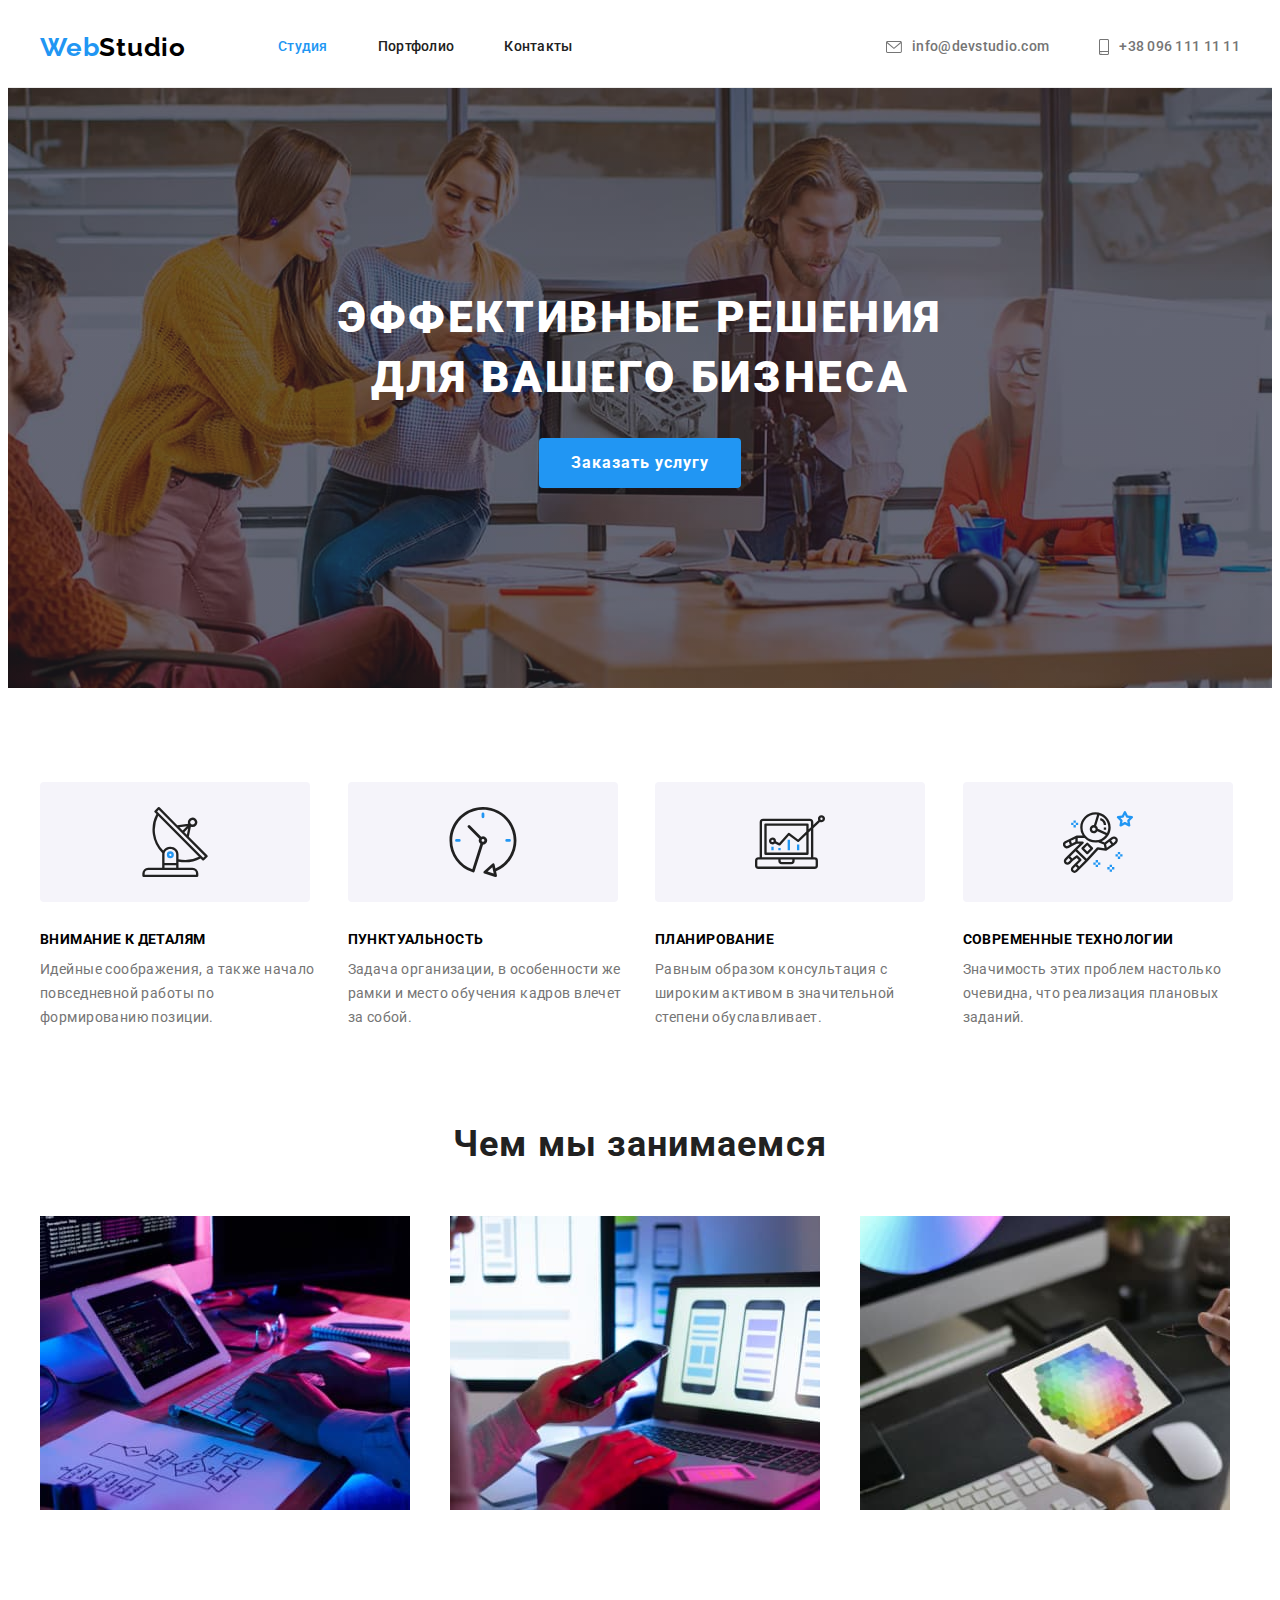
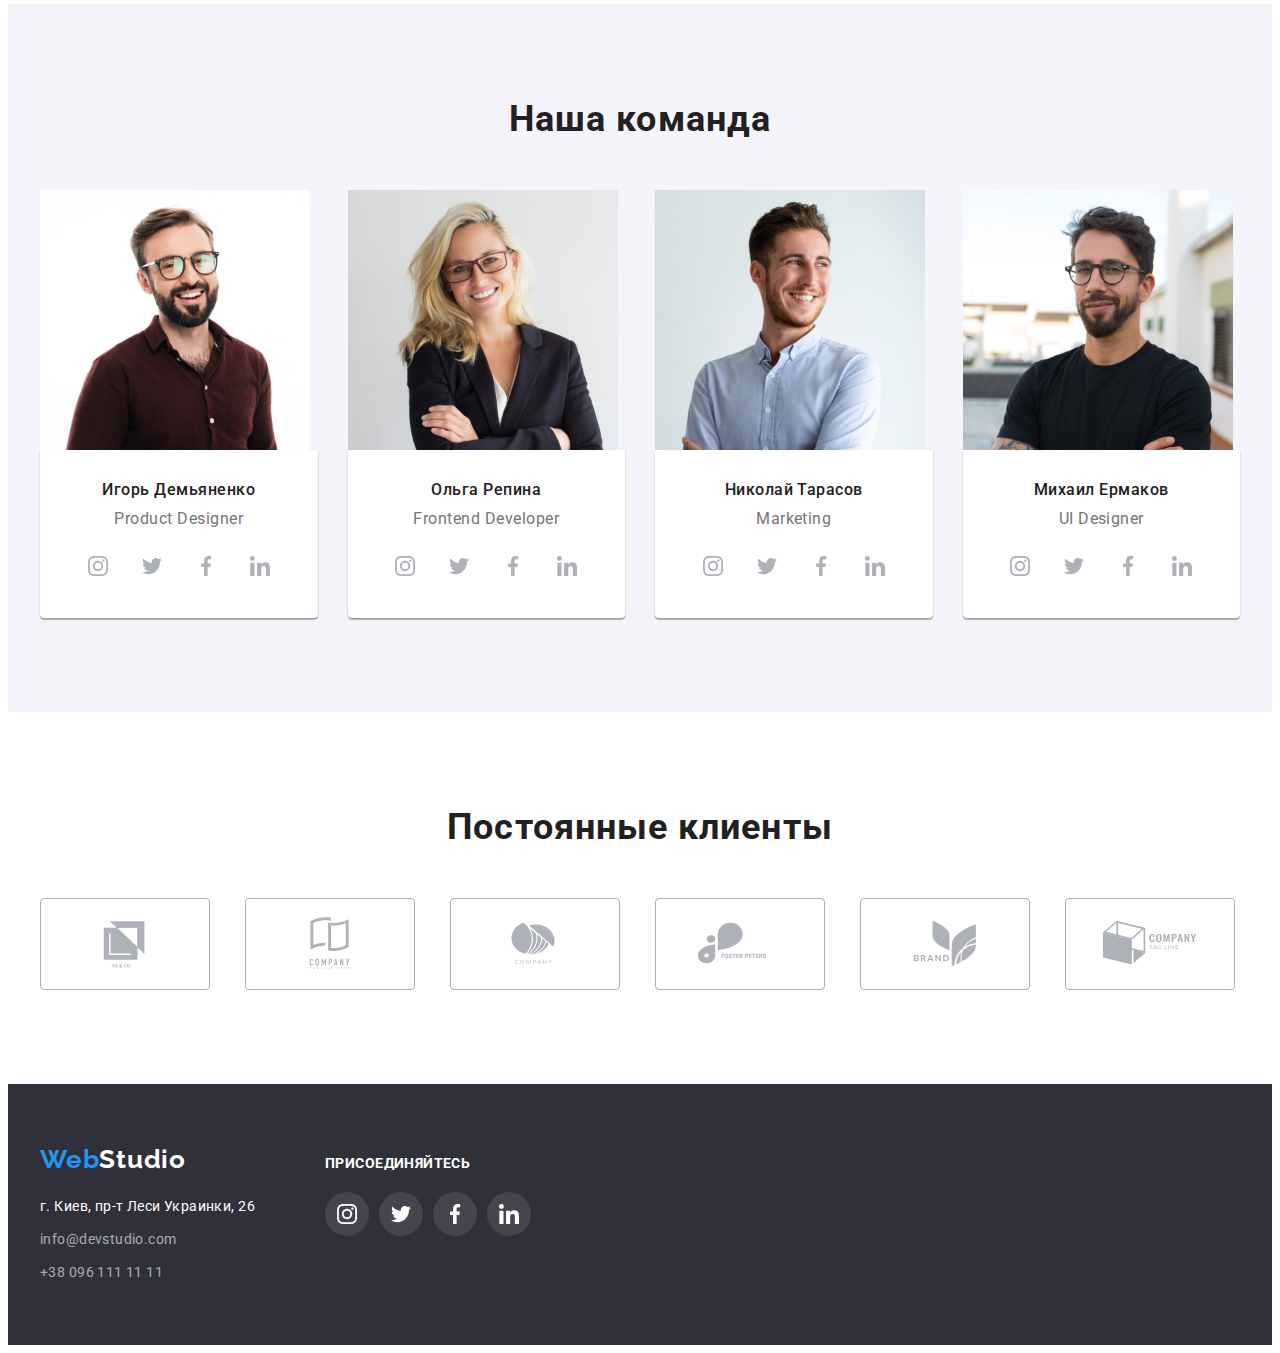
<file: index.html>
<!DOCTYPE html>
<html lang="ru">

<head>
  <meta charset="UTF-8" />
  <meta http-equiv="X-UA-Compatible" content="IE=edge" />
  <meta name="viewport" content="width=device-width, initial-scale=1.0" />
  <title>WebStudio</title>
  <link href="https://fonts.googleapis.com/css2?family=Raleway:wght@700&family=Roboto:wght@400;500;700;900&display=swap"
    rel="stylesheet" />
  <link rel="stylesheet" href="https://cdnjs.cloudflare.com/ajax/libs/modern-normalize/1.1.0/modern-normalize.min.css"
    integrity="sha512-wpPYUAdjBVSE4KJnH1VR1HeZfpl1ub8YT/NKx4PuQ5NmX2tKuGu6U/JRp5y+Y8XG2tV+wKQpNHVUX03MfMFn9Q=="
    crossorigin="anonymous" referrerpolicy="no-referrer" />
  <link rel="stylesheet" href="./css/styles.css" />
</head>

<body>
  <header class="head">
    <div class="container header-container">
      <nav class="nav">
        <a class="link logo" href="./index.html">
          <p lang="en"><span class="first-word">Web</span>Studio</p>
        </a>
        <ul class="list-nav">
          <li class="list-item"><a class="link current" href="./index.html">Cтудия</a></li>
          <li class="list-item"><a class="link" href="./portfolio.html">Портфолио</a></li>
          <li class="list-item"><a class="link" href="">Контакты</a></li>
        </ul>
      </nav>
      <div class="contacts">
        <a class="link contacts-head" href="mailto:info@devstudio.com">
          <svg class="envelope" width="16" height="12">
            <use href="./images/icons.svg#envelope"></use>
          </svg>
          info@devstudio.com
        </a>
        <a class="link contacts-head" href="tel:+380961111111">
          <svg class="smartphone" width="10" height="16">
            <use href="./images/icons.svg#smartphone"></use>
          </svg>
          +38 096 111 11 11
        </a>
      </div>
    </div>
  </header>

  <main>
    <section class="hero">
      <div class="container">
        <h1 class="hero-title">
          Эффективные решения <span class="indent">для вашего бизнеса</span>
        </h1>
        <button class="hero-btn" type="button">Заказать услугу</button>
      </div>
    </section>

    <section class="section">
      <div class="container">
        <h2 class="hidden">Наши преимущества</h2>
        <ul class="list">
          <li class="list-item item-flex">
            <div class="icon-principles">
              <svg class="" width="70" height="70">
                <use href="./images/icons.svg#icon-antenna"></use>
              </svg>
            </div>
            <h3 class="principles-title">Внимание к деталям</h3>
            <p class="principles-text">
              Идейные соображения, а также начало повседневной работы по формированию позиции.
            </p>
          </li>
          <li class="list-item item-flex">
            <div class="icon-principles">
              <svg class="" width="70" height="70">
                <use href="./images/icons.svg#icon-clock"></use>
              </svg>
            </div>
            <h3 class="principles-title">Пунктуальность</h3>
            <p class="principles-text">
              Задача организации, в особенности же рамки и место обучения кадров влечет за собой.
            </p>
          </li>
          <li class="list-item item-flex">
            <div class="icon-principles">
              <svg class="" width="70" height="70">
                <use href="./images/icons.svg#icon-diagram"></use>
              </svg>
            </div>
            <h3 class="principles-title">Планирование</h3>
            <p class="principles-text">
              Равным образом консультация с широким активом в значительной степени обуславливает.
            </p>
          </li>
          <li class="list-item item-flex">
            <div class="icon-principles">
              <svg class="" width="70" height="70">
                <use href="./images/icons.svg#icon-astronaut"></use>
              </svg>
            </div>
            <h3 class="principles-title">Современные технологии</h3>
            <p class="principles-text">
              Значимость этих проблем настолько очевидна, что реализация плановых заданий.
            </p>
          </li>
        </ul>
      </div>
    </section>

    <section class="subject section">
      <div class="container">
        <h2 class="subject-title">Чем мы занимаемся</h2>
        <ul class="list">
          <li class="list-item card-work">
            <img src="./images/box-1.jpg" width="370" alt="руки человека на клавиатуре компьютера" />
          </li>
          <li class="list-item card-work">
            <img src="./images/box-2.jpg" width="370" alt="человек за компьютером, держащий в руке телефон" />
          </li>
          <li class="list-item card-work">
            <img src="./images/box-3.jpg" width="370" alt="человек, рисующий на планшете" />
          </li>
        </ul>
      </div>
    </section>

    <section class="team section">
      <div class="container">
        <h2 class="team-title">Наша команда</h2>
        <ul class="list">
          <li class="list-item card-team">
            <img src="./images/img-1.jpg" width="270" alt="Фото Игоря Демьяненко" />
            <div class="team-container">
              <h3 class="team-name">Игорь Демьяненко</h3>
              <p class="team-position" lang="en">Product Designer</p>
              <ul class="list-social">
                <li class="list-item icon-item-social">
                  <a class="link link-icon" href="">
                    <svg class="social-icon" width="20" height="20">
                      <use href="./images/icons.svg#icon-instagram"></use>
                    </svg>
                  </a>
                </li>
                <li class="list-item icon-item-social">
                  <a class="link link-icon" href="">
                    <svg class="social-icon" width="20" height="20">
                      <use href="./images/icons.svg#icon-twitter"></use>
                    </svg>
                  </a>
                </li>
                <li class="list-item icon-item-social">
                  <a class="link link-icon" href="">
                    <svg class="social-icon" width="20" height="20">
                      <use href="./images/icons.svg#icon-facebook"></use>
                    </svg>
                  </a>
                </li>
                <li class="list-item icon-item-social">
                  <a class="link link-icon" href="">
                    <svg class="social-icon" width="20" height="20">
                      <use href="./images/icons.svg#icon-linkedin"></use>
                    </svg>
                  </a>
                </li>
              </ul>
            </div>
          </li>
          <li class="list-item card-team">
            <img src="./images/img-2.jpg" width="270" alt="Фото Ольги Репиной" />
            <div class="team-container">
              <h3 class="team-name">Ольга Репина</h3>
              <p class="team-position" lang="en">Frontend Developer</p>
              <ul class="list-social">
                <li class="list-item icon-item-social">
                  <a class="link link-icon" href="">
                    <svg class="social-icon" width="20" height="20">
                      <use href="./images/icons.svg#icon-instagram"></use>
                    </svg>
                  </a>
                </li>
                <li class="list-item icon-item-social">
                  <a class="link link-icon" href="">
                    <svg class="social-icon" width="20" height="20">
                      <use href="./images/icons.svg#icon-twitter"></use>
                    </svg>
                  </a>
                </li>
                <li class="list-item icon-item-social">
                  <a class="link link-icon" href="">
                    <svg class="social-icon" width="20" height="20">
                      <use href="./images/icons.svg#icon-facebook"></use>
                    </svg>
                  </a>
                </li>
                <li class="list-item icon-item-social">
                  <a class="link link-icon" href="">
                    <svg class="social-icon" width="20" height="20">
                      <use href="./images/icons.svg#icon-linkedin"></use>
                    </svg>
                  </a>
                </li>
              </ul>
            </div>
          </li>
          <li class="list-item card-team">
            <img src="./images/img-3.jpg" width="270" alt="Фото Николая Тарасова" />
            <div class="team-container">
              <h3 class="team-name">Николай Тарасов</h3>
              <p class="team-position" lang="en">Marketing</p>
              <ul class="list-social">
                <li class="list-item icon-item-social">
                  <a class="link link-icon" href="">
                    <svg class="social-icon" width="20" height="20">
                      <use href="./images/icons.svg#icon-instagram"></use>
                    </svg>
                  </a>
                </li>
                <li class="list-item icon-item-social">
                  <a class="link link-icon" href="">
                    <svg class="social-icon" width="20" height="20">
                      <use href="./images/icons.svg#icon-twitter"></use>
                    </svg>
                  </a>
                </li>
                <li class="list-item icon-item-social">
                  <a class="link link-icon" href="">
                    <svg class="social-icon" width="20" height="20">
                      <use href="./images/icons.svg#icon-facebook"></use>
                    </svg>
                  </a>
                </li>
                <li class="list-item icon-item-social">
                  <a class="link link-icon" href="">
                    <svg class="social-icon" width="20" height="20">
                      <use href="./images/icons.svg#icon-linkedin"></use>
                    </svg>
                  </a>
                </li>
              </ul>
            </div>
          </li>
          <li class="list-item card-team">
            <img src="./images/img-4.jpg" width="270" alt="Фото Михаила Ермакова" />
            <div class="team-container">
              <h3 class="team-name">Михаил Ермаков</h3>
              <p class="team-position" lang="en">UI Designer</p>
              <ul class="list-social">
                <li class="list-item icon-item-social">
                  <a class="link link-icon" href="">
                    <svg class="social-icon" width="20" height="20">
                      <use href="./images/icons.svg#icon-instagram"></use>
                    </svg>
                  </a>
                </li>
                <li class="list-item icon-item-social">
                  <a class="link link-icon" href="">
                    <svg class="social-icon" width="20" height="20">
                      <use href="./images/icons.svg#icon-twitter"></use>
                    </svg>
                  </a>
                </li>
                <li class="list-item icon-item-social">
                  <a class="link link-icon" href="">
                    <svg class="social-icon" width="20" height="20">
                      <use href="./images/icons.svg#icon-facebook"></use>
                    </svg>
                  </a>
                </li>
                <li class="list-item icon-item-social">
                  <a class="link link-icon" href="">
                    <svg class="social-icon" width="20" height="20">
                      <use href="./images/icons.svg#icon-linkedin"></use>
                    </svg>
                  </a>
                </li>
              </ul>
            </div>
          </li>
        </ul>
      </div>
    </section>
    <section class="clients section">
      <div class="container">
        <h2 class="team-title">Постоянные клиенты</h2>
        <ul class="list">
          <li class="icon-clients list-item">
            <a href="" class="link client">
              <svg class="icon-item" width="106" height="60">
                <use href="./images/icons.svg#icon-client1"></use>
              </svg>
            </a>
          </li>
          <li class="icon-clients list-item">
            <a href="" class="link client">
              <svg class="icon-item" width="106" height="60">
                <use href="./images/icons.svg#icon-client2"></use>
              </svg>
            </a>
          </li>

          <li class="icon-clients list-item">
            <a href="" class="link client">
              <svg class="icon-item" width="106" height="60">
                <use href="./images/icons.svg#icon-client3"></use>
              </svg>
            </a>
          </li>
          <li class="icon-clients list-item">
            <a href="" class="link client">
              <svg class="icon-item" width="106" height="60">
                <use href="./images/icons.svg#icon-client4"></use>
              </svg>
            </a>
          </li>
          <li class="icon-clients list-item">
            <a href="" class="link client">
              <svg class="icon-item" width="106" height="60">
                <use href="./images/icons.svg#icon-client5"></use>
              </svg>
            </a>
          </li>
          <li class="icon-clients list-item">
            <a href="" class="link client">
              <svg class="icon-item" width="106" height="60">
                <use href="./images/icons.svg#icon-client6"></use>
              </svg>
            </a>
          </li>
        </ul>
      </div>
    </section>
  </main>
  <footer class="footer">
    <div class="container items-footer">
      <div class="logo-adress">
        <a class="link logo logo-footer" href="./index.html">
          <p lang="en"><span class="first-word">Web</span>Studio</p>
        </a>
        <address class="address-container">
          <ul class="address-text">
            <li class="list-item map">
              <a class="link-contacts link" href="">г. Киев, пр-т Леси Украинки, 26 </a>
            </li>
            <li class="list-item mail">
              <a class="link contacts-footer" href="mailto:info@devstudio.com">info@devstudio.com</a>
            </li>
            <li class="list-item">
              <a class="link contacts-footer" href="tel:+380961111111">+38 096 111 11 11</a>
            </li>
          </ul>
        </address>
      </div>
      <div class="links-footer">
        <p class="text-footer">Присоединяйтесь</p>
        <ul class="list-social-footer">
          <li class="list-item icon-item-social">
            <a class="link link-icon-footer" href="">
              <svg class="social-icon-footer" width="20" height="20">
                <use href="./images/icons.svg#icon-instagram"></use>
              </svg>
            </a>
          </li>
          <li class="list-item icon-item-social">
            <a class="link link-icon-footer" href="">
              <svg class="social-icon-footer" width="20" height="20">
                <use href="./images/icons.svg#icon-twitter"></use>
              </svg>
            </a>
          </li>
          <li class="list-item icon-item-social">
            <a class="link link-icon-footer" href="">
              <svg class="social-icon-footer" width="20" height="20">
                <use href="./images/icons.svg#icon-facebook"></use>
              </svg>
            </a>
          </li>
          <li class="list-item icon-item-social">
            <a class="link link-icon-footer" href="">
              <svg class="social-icon-footer" width="20" height="20">
                <use href="./images/icons.svg#icon-linkedin"></use>
              </svg>
            </a>
          </li>
        </ul>
      </div>
    </div>
  </footer>
</body>

</html>
</file>
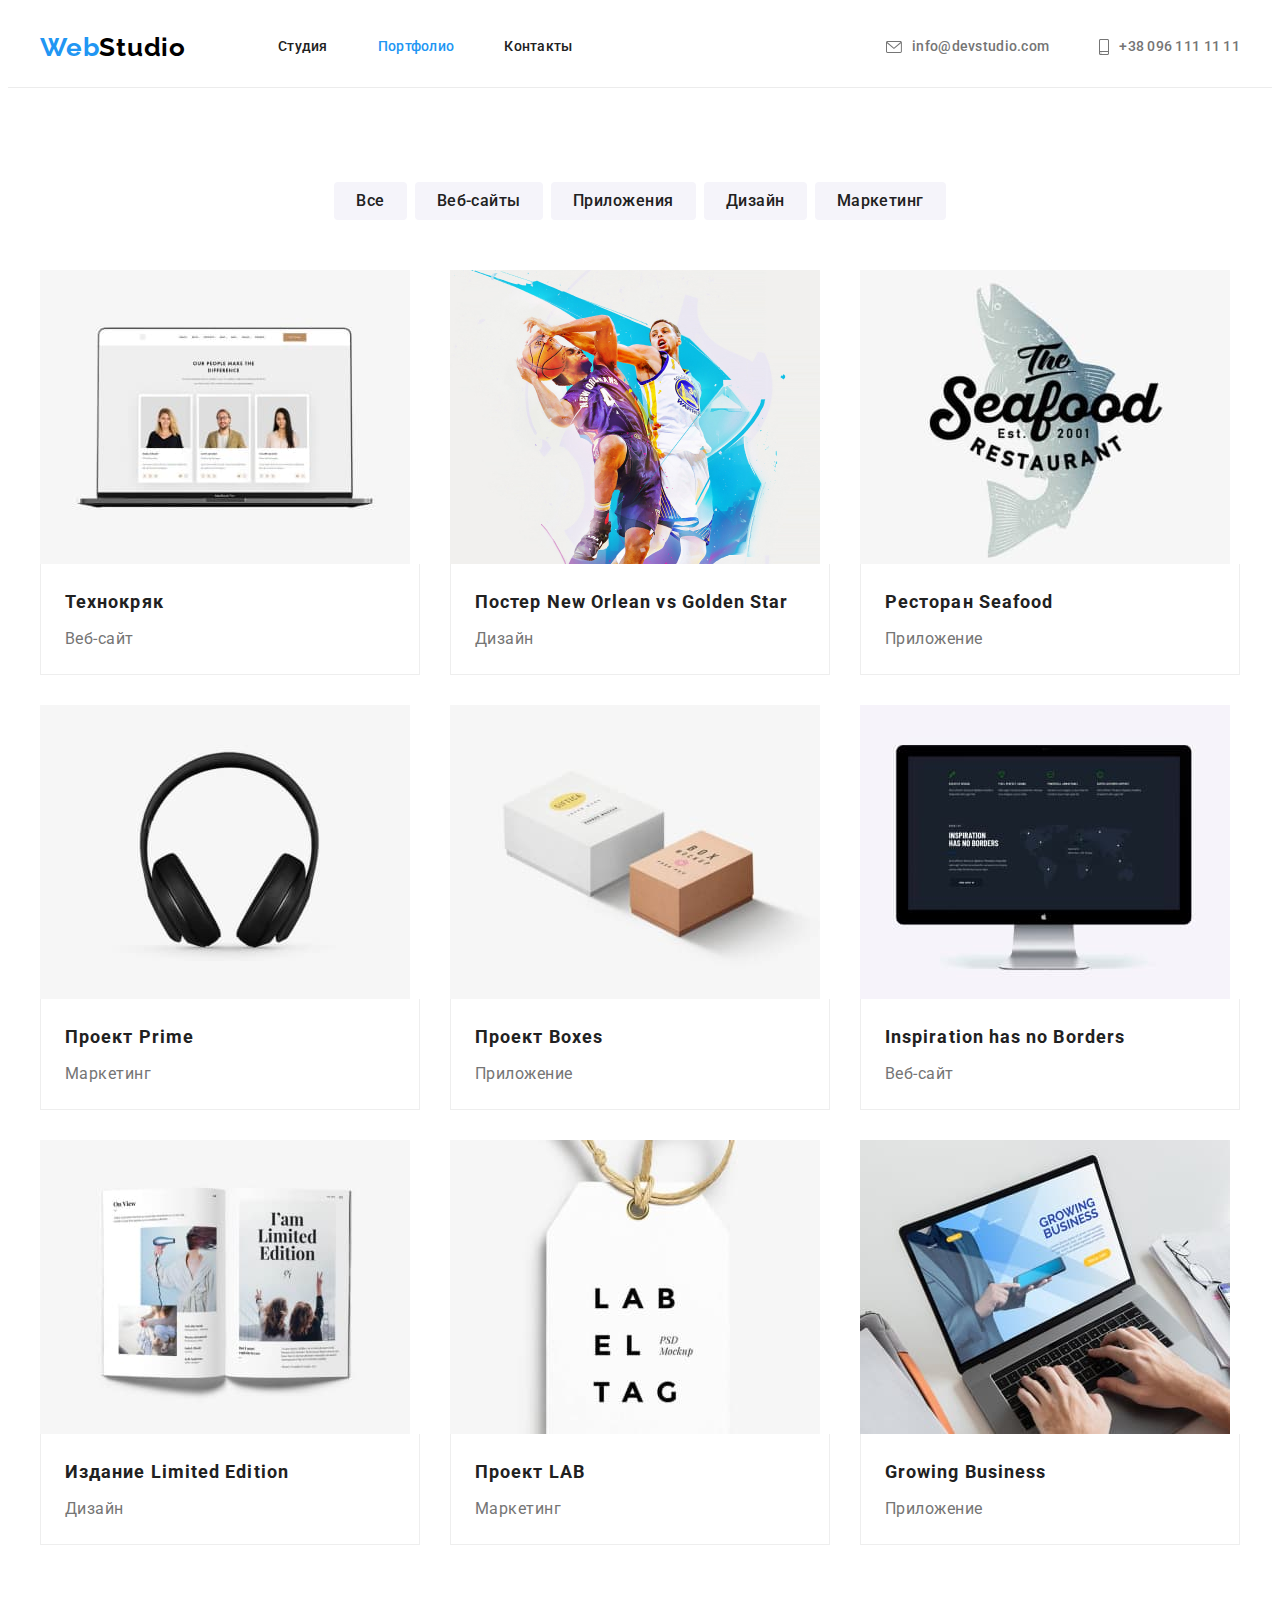
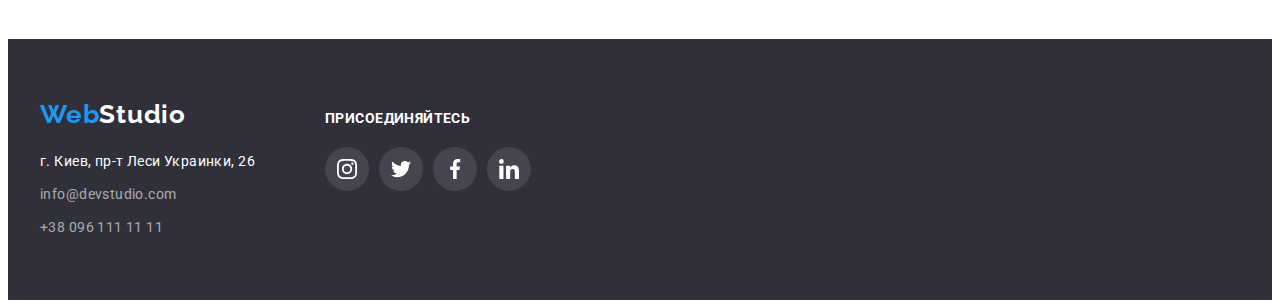
<file: portfolio.html>
<!DOCTYPE html>
<html lang="ru">

<head>
  <meta charset="UTF-8" />
  <meta http-equiv="X-UA-Compatible" content="IE=edge" />
  <meta name="viewport" content="width=device-width, initial-scale=1.0" />
  <title>WebStudio</title>
  <link href="https://fonts.googleapis.com/css2?family=Raleway:wght@700&family=Roboto:wght@400;500;700;900&display=swap"
    rel="stylesheet" />
  <link rel="stylesheet" href="https://cdnjs.cloudflare.com/ajax/libs/modern-normalize/1.1.0/modern-normalize.min.css"
    integrity="sha512-wpPYUAdjBVSE4KJnH1VR1HeZfpl1ub8YT/NKx4PuQ5NmX2tKuGu6U/JRp5y+Y8XG2tV+wKQpNHVUX03MfMFn9Q=="
    crossorigin="anonymous" referrerpolicy="no-referrer" />
  <link rel="stylesheet" href="./css/styles.css" />
</head>

<body>
  <header class="head">
    <div class="container header-container">
      <nav class="nav">
        <a class="link logo" href="./index.html">
          <p lang="en"><span class="first-word">Web</span>Studio</p>
        </a>
        <ul class="list-nav">
          <li class="list-item"><a class="link" href="./index.html">Cтудия</a></li>
          <li class="list-item"><a class="link current" href="./portfolio.html">Портфолио</a></li>
          <li class="list-item"><a class="link" href="">Контакты</a></li>
        </ul>
      </nav>
      <div class="contacts">
        <a class="link contacts-head" href="mailto:info@devstudio.com">
          <svg class="envelope" width="16px" height="12px">
            <use href="./images/icons.svg#envelope"></use>
          </svg>
          info@devstudio.com
        </a>
        <a class="link contacts-head" href="tel:+380961111111">
          <svg class="smartphone" width="10px" height="16px">
            <use href="./images/icons.svg#smartphone"></use>
          </svg>
          +38 096 111 11 11
        </a>
      </div>
    </div>
  </header>
  <main>
    <section class="menu section">
      <div class="container">
        <ul class="list-menu">
          <li class="list-item list-btn">
            <button class="nav-btn" type="button">Все</button>
          </li>
          <li class="list-item list-btn">
            <button class="nav-btn" type="button">Веб-сайты</button>
          </li>
          <li class="list-item list-btn">
            <button class="nav-btn" type="button">Приложения</button>
          </li>
          <li class="list-item list-btn">
            <button class="nav-btn" type="button">Дизайн</button>
          </li>
          <li class="list-item list-btn">
            <button class="nav-btn" type="button">Маркетинг</button>
          </li>
        </ul>
        <ul class="list">
          <li class="list-item item-card">
            <a class="link-portfolio" href="">
              <img src="./images/images-portfolio/tehnokryak.jpg" alt="Ноутбук" width="370" />
              <div class="job-container">
                <h2 class="name-job">Технокряк</h2>
                <p class="kind-job">Веб-сайт</p>
              </div>
            </a>
          </li>
          <li class="list-item item-card">
            <a class="link-portfolio" href="">
              <img src="./images/images-portfolio/poster.jpg" alt="Два игрока в баскетболл" width="370" />
              <div class="job-container">
                <h2 class="name-job">Постер <span lang="en">New Orlean vs Golden Star</span></h2>
                <p class="kind-job">Дизайн</p>
              </div>
            </a>
          </li>
          <li class="list-item item-card">
            <a class="link-portfolio" href="">
              <img src="./images/images-portfolio/restoran.jpg" alt="Логотип ресторана" width="370" />
              <div class="job-container">
                <h2 class="name-job">Ресторан Seafood</h2>
                <p class="kind-job">Приложение</p>
              </div>
            </a>
          </li>
          <li class="list-item item-card">
            <a class="link-portfolio" href="">
              <img src="./images/images-portfolio/prime.jpg" alt="Наушники" width="370" />
              <div class="job-container">
                <h2 class="name-job">Проект <span lang="en">Prime</span></h2>
                <p class="kind-job">Маркетинг</p>
              </div>
            </a>
          </li>
          <li class="list-item item-card">
            <a class="link-portfolio" href="">
              <img src="./images/images-portfolio/boxes.jpg" alt="Две коробки" width="370" />
              <div class="job-container">
                <h2 class="name-job">Проект <span lang="en">Boxes</span></h2>
                <p class="kind-job">Приложение</p>
              </div>
            </a>
          </li>
          <li class="list-item item-card">
            <a class="link-portfolio" href="">
              <img src="./images/images-portfolio/inspiration.jpg" alt="Монитор" width="370" />
              <div class="job-container">
                <h2 class="name-job" lang="en">Inspiration has no Borders</h2>
                <p class="kind-job">Веб-сайт</p>
              </div>
            </a>
          </li>
          <li class="list-item item-card">
            <a class="link-portfolio" href="">
              <img src="./images/images-portfolio/limited.jpg" alt="Открытый разворот журнала" width="370" />
              <div class="job-container">
                <h2 class="name-job">Издание <span lang="en">Limited Edition</span></h2>
                <p class="kind-job">Дизайн</p>
              </div>
            </a>
          </li>
          <li class="list-item item-card">
            <a class="link-portfolio" href="">
              <img src="./images/images-portfolio/lab.jpg" alt="Лейба с текстовым логотипом" width="370" />
              <div class="job-container">
                <h2 class="name-job">Проект <span lang="en">LAB</span></h2>
                <p class="kind-job">Маркетинг</p>
              </div>
            </a>
          </li>
          <li class="list-item item-card">
            <a class="link-portfolio" href="">
              <img src="./images/images-portfolio/growing.jpg" alt="работа за компьютером" width="370" />
              <div class="job-container">
                <h2 class="name-job" lang="en">Growing Business</h2>
                <p class="kind-job">Приложение</p>
              </div>
            </a>
          </li>
        </ul>
      </div>
    </section>
  </main>
  <footer class="footer">
    <div class="container items-footer">
      <div class="logo-adress">
        <a class="link logo logo-footer" href="./index.html">
          <p lang="en"><span class="first-word">Web</span>Studio</p>
        </a>
        <address class="address-container">
          <ul class="address-text">
            <li class="list-item map">
              <a class="link-contacts link" href="">г. Киев, пр-т Леси Украинки, 26 </a>
            </li>
            <li class="list-item mail">
              <a class="link contacts-footer" href="mailto:info@devstudio.com">info@devstudio.com</a>
            </li>
            <li class="list-item">
              <a class="link contacts-footer" href="tel:+380961111111">+38 096 111 11 11</a>
            </li>
          </ul>
        </address>
      </div>
      <div class="links-footer">
        <p class="text-footer">Присоединяйтесь</p>
        <ul class="list-social-footer">
          <li class="list-item icon-item-social">
            <a class="link link-icon-footer" href="">
              <svg class="social-icon-footer" width="20" height="20">
                <use href="./images/icons.svg#icon-instagram"></use>
              </svg>
            </a>
          </li>
          <li class="list-item icon-item-social">
            <a class="link link-icon-footer" href="">
              <svg class="social-icon-footer" width="20" height="20">
                <use href="./images/icons.svg#icon-twitter"></use>
              </svg>
            </a>
          </li>
          <li class="list-item icon-item-social">
            <a class="link link-icon-footer" href="">
              <svg class="social-icon-footer" width="20" height="20">
                <use href="./images/icons.svg#icon-facebook"></use>
              </svg>
            </a>
          </li>
          <li class="list-item icon-item-social">
            <a class="link link-icon-footer" href="">
              <svg class="social-icon-footer" width="20" height="20">
                <use href="./images/icons.svg#icon-linkedin"></use>
              </svg>
            </a>
          </li>
        </ul>
      </div>
    </div>
  </footer>
</body>

</html>
</file>
<file: css/styles.css>
:root {
 --logo-font-family: 'Raleway', sans-serif;
 --primary-font-family: 'Roboto', sans-serif;
 --accent-color: #2196f3;
 --secondary-blue-color: #188ce8;
 --back-color: #2f303a;
 --primary-text-color: #212121;
 --secondary-text-color: #757575;
 --white-color: #ffffff;
 --dark-color: #000000;
 --btn-nav-color: #f5f4fa;
 --border-color: #eeeeee;
 --line-color: #ececec;
 --border-color-icon: #afb1b8;
 --white-transparent: #ffffff99;
}
body {
 font-family: var(--primary-font-family), sans-serif;
 color: var(--secondary-text-color);
}
h1,
h2,
h3,
h4,
p {
 margin-top: 0;
 margin-bottom: 0;
}
ul,
ol {
 margin-top: 0;
 margin-bottom: 0;
 padding-left: 0;
}
img {
 display: block;
}
.container {
 width: 1200px;
 padding-left: 15px;
 padding-right: 15px;
 margin-left: auto;
 margin-right: auto;
}
.section {
 padding-top: 94px;
 padding-bottom: 94px;
}
.head {
 border-bottom: 1px solid var(--line-color);
 padding-top: 24px;
 padding-bottom: 24px;
}
.header-container {
 display: flex;
 align-items: center;
}
.nav {
 display: flex;
 align-items: center;
}
.list-nav {
 display: flex;
 align-items: center;
}
.list-item {
 list-style: none;
}

.list-nav > .list-item:not(:last-child) {
 margin-right: 50px;
}
.link {
 text-decoration: none;
 color: inherit;
}
.link:hover,
.link:focus {
 color: var(--accent-color);
}
.logo {
 font-family: var(--logo-font-family);
 font-style: normal;
 font-weight: 700;
 font-size: 26px;
 line-height: 1.19;
 letter-spacing: 0.03em;
 color: var(--dark-color);
 margin-right: 92px;
}

.first-word {
 color: var(--accent-color);
}
.list-nav,
.contacts-head {
 font-style: normal;
 font-weight: 500;
 font-size: 14px;
 line-height: 1.14;
 letter-spacing: 0.02em;
 color: var(--primary-text-color);
}
.list-nav .link.current {
 color: var(--accent-color);
}
.envelope,
.smartphone {
 margin-right: 10px;
 fill: currentColor;
}

.contacts-head {
 display: flex;
 color: var(--secondary-text-color);
 align-items: center;
}
.contacts-head:hover {
 color: var(--accent-color);
}
.contacts {
 display: flex;
 margin-left: auto;
}
.contacts-head:not(:last-child) {
 margin-right: 50px;
}

.hero {
 background-color: var(--back-color);
 padding-top: 200px;
 padding-bottom: 200px;
 text-align: center;
 background-image: linear-gradient(rgba(47, 48, 58, 0.4), rgba(47, 48, 58, 0.4)),
  url('../images/Img-background.jpg');
 background-repeat: no-repeat;
 background-position: center;
 background-size: cover;
 max-width: 1600px;
 margin-left: auto;
 margin-right: auto;
}
.hero-title {
 font-weight: 900;
 font-size: 44px;
 line-height: 1.36;
 letter-spacing: 0.06em;
 text-transform: uppercase;
 color: var(--white-color);
 margin-bottom: 30px;
}
.hero-btn {
 font-family: inherit;
 font-size: 16px;
 font-style: normal;
 font-weight: 700;
 line-height: 1.88;
 letter-spacing: 0.06em;
 text-align: center;
 color: var(--white-color);
 background-color: var(--accent-color);
 cursor: pointer;
 padding: 10px 32px;
 border-radius: 4px;
 border: 0px;
}
.indent {
 display: block;
}
.hero-btn:hover,
.hero-btn:focus {
 background-color: var(--secondary-blue-color);
}
.list {
 display: flex;
 margin-left: -30px;
 margin-top: -30px;
 flex-wrap: wrap;
}
.hidden {
 position: absolute;
 width: 1px;
 height: 1px;
 margin: -1px;
 padding: 0;
 overflow: hidden;
 border: 0;
 clip: rect(0 0 0 0);
}
.item-flex {
 margin-left: 30px;
 margin-top: 30px;
 flex-basis: calc((100% - 120px) / 4);
}
.icon-principles {
 display: flex;
 width: 270px;
 height: 120px;
 background-color: var(--btn-nav-color);
 justify-content: center;
 align-items: center;
 border-radius: 4px;
 margin-bottom: 30px;
}
.principles-title {
 font-size: 14px;
 font-weight: 700;
 line-height: 1.14;
 letter-spacing: 0.03em;
 text-align: left;
 color: var(--dark-color);
 margin-bottom: 10px;
 text-transform: uppercase;
}
.principles-text {
 font-size: 14px;
 line-height: 1.71;
 letter-spacing: 0.03em;
}
.subject {
 padding-top: 0px;
}
.subject-title,
.team-title {
 font-weight: 700;
 font-size: 36px;
 line-height: 1.17;
 text-align: center;
 letter-spacing: 0.03em;
 color: var(--primary-text-color);
 margin-bottom: 50px;
}
.card-work {
 margin-left: 30px;
 margin-top: 30px;
 flex-basis: calc((100% - 90px) / 3);
}
.team {
 background-color: var(--btn-nav-color);
}
.team-name {
 font-weight: 500;
 color: var(--primary-text-color);
 margin-bottom: 10px;
}
.team-position,
.team-name {
 font-size: 16px;
 line-height: 1.19;
 text-align: center;
 letter-spacing: 0.03em;
}
.card-team {
 margin-left: 30px;
 margin-top: 30px;
 flex-basis: calc((100% - 120px) / 4);
}
.team-container {
 background-color: var(--white-color);
 box-shadow: 0px 1px 3px rgba(0, 0, 0, 0.12), 0px 1px 1px rgba(0, 0, 0, 0.14),
  0px 2px 1px rgba(0, 0, 0, 0.2);
 border-radius: 0px 0px 4px 4px;
 padding: 30px 30px 30px 30px;
}
.list-social {
 display: flex;
 justify-content: center;
 align-items: center;
 margin-top: 16px;
}
.link-icon {
 display: flex;
 width: 44px;
 height: 44px;
 border: 0;
 border-radius: 50%;
 justify-content: center;
 align-items: center;
 color: var(--border-color-icon);
}
.link-icon:hover,
.link-icon:focus {
 background-color: var(--accent-color);
}
.icon-item-social:not(:last-child) {
 margin-right: 10px;
}
.list-social {
 margin-top: 16px;
}
.social-icon,
.social-icon-footer {
 fill: currentColor;
}
.link-icon:hover .social-icon,
.link-icon:focus .social-icon {
 color: var(--white-color);
}

.client {
 display: flex;
 width: 170px;
 height: 92px;
 border: 1px solid var(--border-color-icon);
 box-sizing: border-box;
 border-radius: 4px;
 justify-content: center;
 align-items: center;
 color: var(--border-color-icon);
}
.icon-clients {
 margin-left: 30px;
 margin-top: 30px;
 flex-basis: calc((100% - 180px) / 6);
}
.icon-item {
 fill: currentColor;
}
.client:hover {
 color: var(--accent-color);
 border-color: var(--accent-color);
}

.footer {
 background-color: var(--back-color);
 padding-top: 60px;
 padding-bottom: 60px;
}
.logo-footer {
 display: inline-block;
 color: var(--white-color);
 margin-right: 0px;
 margin-bottom: 20px;
}
.address-text {
 font-style: normal;
 font-weight: 400;
 font-size: 14px;
 line-height: 1.71;
 letter-spacing: 0.03em;
 color: var(--white-color);
}

.map,
.mail {
 margin-bottom: 9px;
}
.contacts-footer {
 color: var(--white-transparent);
}
.link-contacts:hover,
.link-contacts:focus {
 color: var(--accent-color);
}
.items-footer {
 display: flex;
 align-items: baseline;
}
.links-footer {
 max-width: fit-content;
 margin-left: 70px;
}
.list-social-footer {
 display: flex;
 justify-content: center;
 align-items: center;
 margin-top: 20px;
}
.text-footer {
 font-size: 14px;
 font-weight: 700;
 line-height: 1.14;
 letter-spacing: 0.03em;
 text-align: left;
 text-transform: uppercase;
 color: var(--white-color);
}
.link-icon-footer {
 display: flex;
 width: 44px;
 height: 44px;
 border: 0;
 border-radius: 50%;
 justify-content: center;
 align-items: center;
 background-color: rgba(255, 255, 255, 0.1);
 color: var(--white-color);
}
.link-icon-footer:hover,
.link-icon-footer:focus {
 background-color: var(--accent-color);
}
.link-icon-footer:hover .social-icon-footer,
.link-icon-footer:focus .social-icon-footer {
 color: var(--white-color);
}

/* --PORTFOLIO-- */

.nav-btn {
 font-family: var(--primary-font-family);
 font-style: normal;
 font-weight: 500;
 font-size: 16px;
 line-height: 1.63;
 text-align: center;
 letter-spacing: 0.03em;
 background-color: var(--btn-nav-color);
 cursor: pointer;
 color: var(--primary-text-color);
 border: 0;
 border-radius: 4px;
 padding: 6px 22px;
}
.list-btn:not(:last-child) {
 margin-right: 8px;
}
.nav-btn:hover,
.nav-btn:focus {
 background-color: var(--accent-color);
 color: var(--white-color);
 box-shadow: 0px 3px 1px rgba(0, 0, 0, 0.1), 0px 1px 2px rgba(0, 0, 0, 0.08),
  0px 2px 2px rgba(0, 0, 0, 0.12);
}
.list-menu {
 display: flex;
 justify-content: center;
 margin-bottom: 50px;
}
.item-card {
 margin-left: 30px;
 margin-top: 30px;
 flex-basis: calc((100% - 90px) / 3);
}
.job-container {
 border: 1px solid var(--border-color);
 border-top: 0;
 background-color: var(--white-color);
 padding: 20px 24px 20px 24px;
}
.link-portfolio {
 display: block;
 text-decoration: none;
 color: inherit;
}
.link-portfolio:hover,
.link-portfolio:focus {
 box-shadow: 0px 1px 1px rgba(0, 0, 0, 0.12), 0px 4px 4px rgba(0, 0, 0, 0.06),
  1px 4px 6px rgba(0, 0, 0, 0.16);
}
.list .name-job {
 font-weight: 700;
 font-size: 18px;
 line-height: 2;
 letter-spacing: 0.06em;
 color: var(--primary-text-color);
 margin-bottom: 4px;
}
.kind-job {
 font-size: 16px;
 line-height: 1.88;
 letter-spacing: 0.03em;
}
</file>
